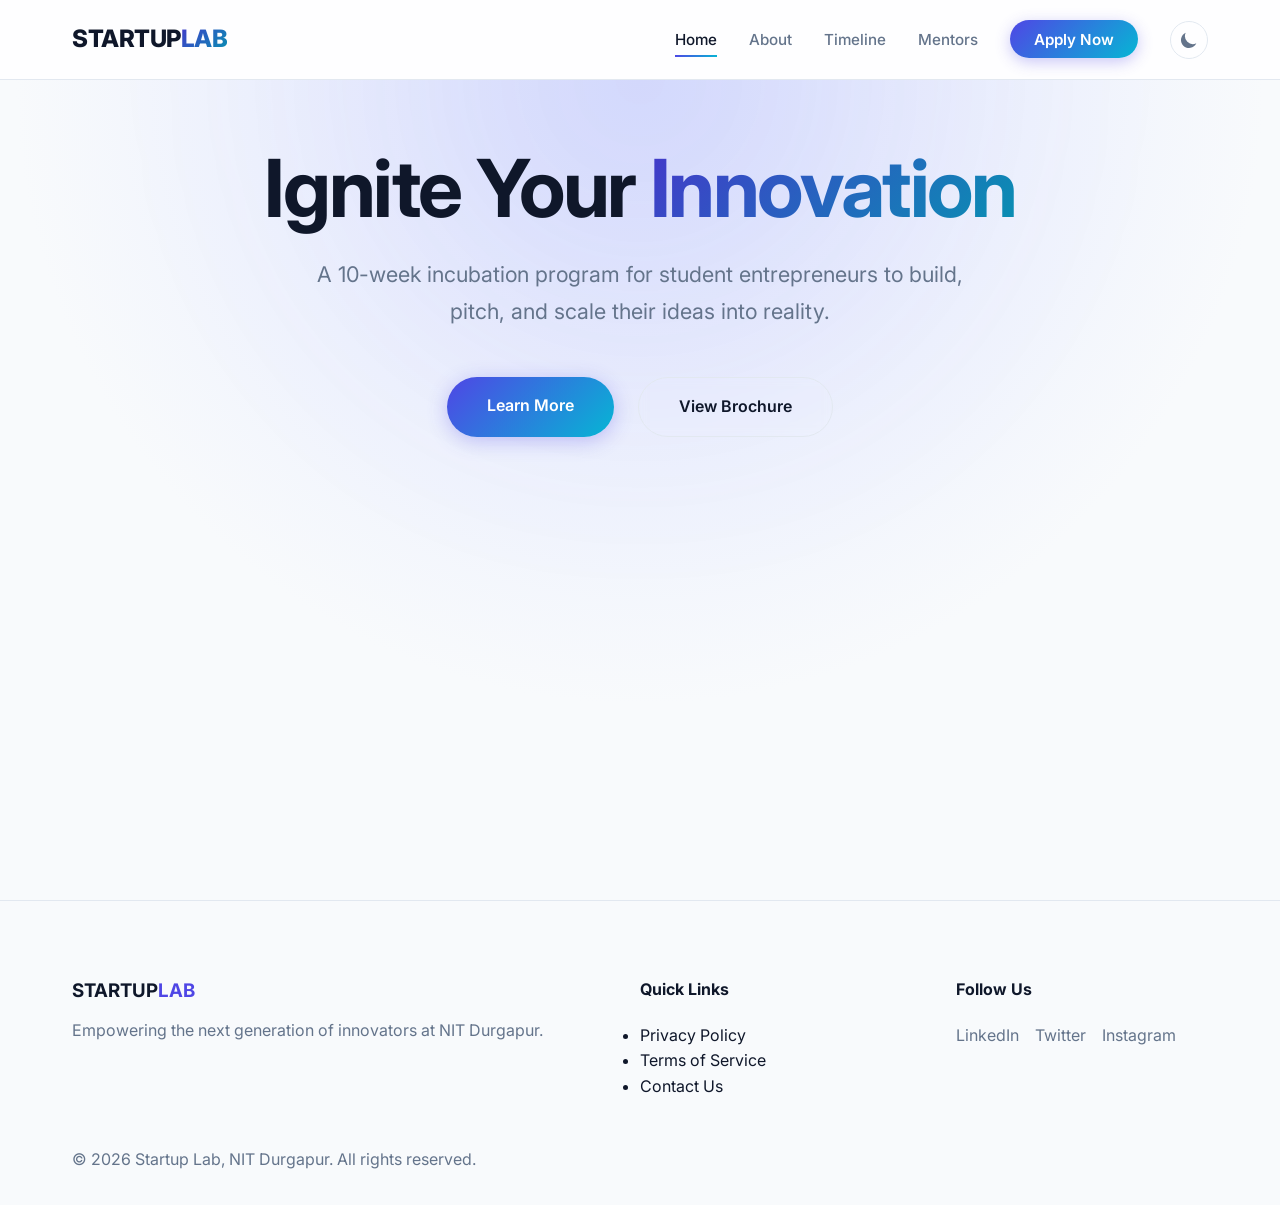
<file: Webpage1/index.html>
<!DOCTYPE html>
<html lang="en">

<head>
    <meta charset="UTF-8">
    <meta name="viewport" content="width=device-width, initial-scale=1.0">
    <title>Startup Launchpad | NIT Durgapur</title>
    <link rel="stylesheet" href="style.css">
    <link href="https://fonts.googleapis.com/css2?family=Inter:wght@300;400;600;700&display=swap" rel="stylesheet">
    <link rel="icon" type="image/png" href="./Startup_lab.png" >
    <script>
        if (localStorage.getItem('color-theme') === 'light' || (!('color-theme' in localStorage) && window.matchMedia('(prefers-color-scheme: light)').matches)) {
            document.documentElement.classList.add('light-mode');
        } else {
            document.documentElement.classList.remove('light-mode');
        }
    </script>
</head>

<body>

    <nav class="navbar">
        <div class="container">
            <a href="index.html" class="logo">STARTUP<span>LAB</span></a>
            <button id="menu-toggle" class="menu-toggle" aria-label="Toggle Navigation Menu">
                <span></span>
                <span></span>
                <span></span>
            </button>
            <ul id="nav-links" class="nav-links">
                <li><a href="index.html" class="active-link">Home</a></li>
                <li><a href="about.html">About</a></li>
                <li><a href="timeline.html">Timeline</a></li>
                <li><a href="mentors.html">Mentors</a></li>
                <li><a href="apply.html" class="btn-nav">Apply Now</a></li>
                <li>
                    <button id="theme-toggle" class="theme-toggle" aria-label="Toggle Dark/Light Mode">
                        <svg id="theme-toggle-dark-icon" class="hidden" viewBox="0 0 20 20">
                            <path d="M17.293 13.293A8 8 0 016.707 2.707a8.001 8.001 0 1010.586 10.586z"></path>
                        </svg>
                        <svg id="theme-toggle-light-icon" class="hidden" viewBox="0 0 20 20">
                            <path
                                d="M10 2a1 1 0 011 1v1a1 1 0 11-2 0V3a1 1 0 011-1zm4 8a4 4 0 11-8 0 4 4 0 018 0zm-.464 4.95l.707.707a1 1 0 001.414-1.414l-.707-.707a1 1 0 00-1.414 1.414zm2.12-10.607a1 1 0 010 1.414l-.706.707a1 1 0 11-1.414-1.414l.707-.707a1 1 0 011.414 0zM17 11a1 1 0 100-2h-1a1 1 0 100 2h1zm-7 4a1 1 0 011 1v1a1 1 0 11-2 0v-1a1 1 0 011-1zM5.05 6.464l.707.707a1 1 0 001.414-1.414l-.707-.707a1 1 0 00-1.414 1.414zm2.12 10.607a1 1 0 010-1.414l.706-.707a1 1 0 111.414 1.414l-.707.707a1 1 0 01-1.414 0zM17 11a1 1 0 100-2h-1a1 1 0 100 2h1z">
                            </path>
                        </svg>
                    </button>
                </li>
            </ul>
        </div>
    </nav>

    <section id="home" class="hero page-section" style="display: block;">
        <div class="container">
            <h1>Ignite Your <span>Innovation</span></h1>
            <p>A 10-week incubation program for student entrepreneurs to build, pitch, and scale their ideas into
                reality.</p>
            <div class="hero-btns">
                <a href="about.html" class="btn-primary">Learn More</a>
                <a href="#" class="btn-secondary">View Brochure</a>
            </div>
        </div>
    </section>

    <footer class="footer">
        <div class="container">
            <div class="footer-grid">
                <div class="footer-about">
                    <h3>STARTUP<span>LAB</span></h3>
                    <p>Empowering the next generation of innovators at NIT Durgapur.</p>
                </div>
                <div class="footer-links">
                    <h4>Quick Links</h4>
                    <ul>
                        <li><a href="#">Privacy Policy</a></li>
                        <li><a href="#">Terms of Service</a></li>
                        <li><a href="#">Contact Us</a></li>
                    </ul>
                </div>
                <div class="footer-social">
                    <h4>Follow Us</h4>
                    <div class="social-icons">
                        <a href="#">LinkedIn</a>
                        <a href="#">Twitter</a>
                        <a href="#">Instagram</a>
                    </div>
                </div>
            </div>
            <p class="copyright">&copy; 2026 Startup Lab, NIT Durgapur. All rights reserved.</p>
        </div>
    </footer>

    <script src="script.js"></script>
</body>

</html>
</file>
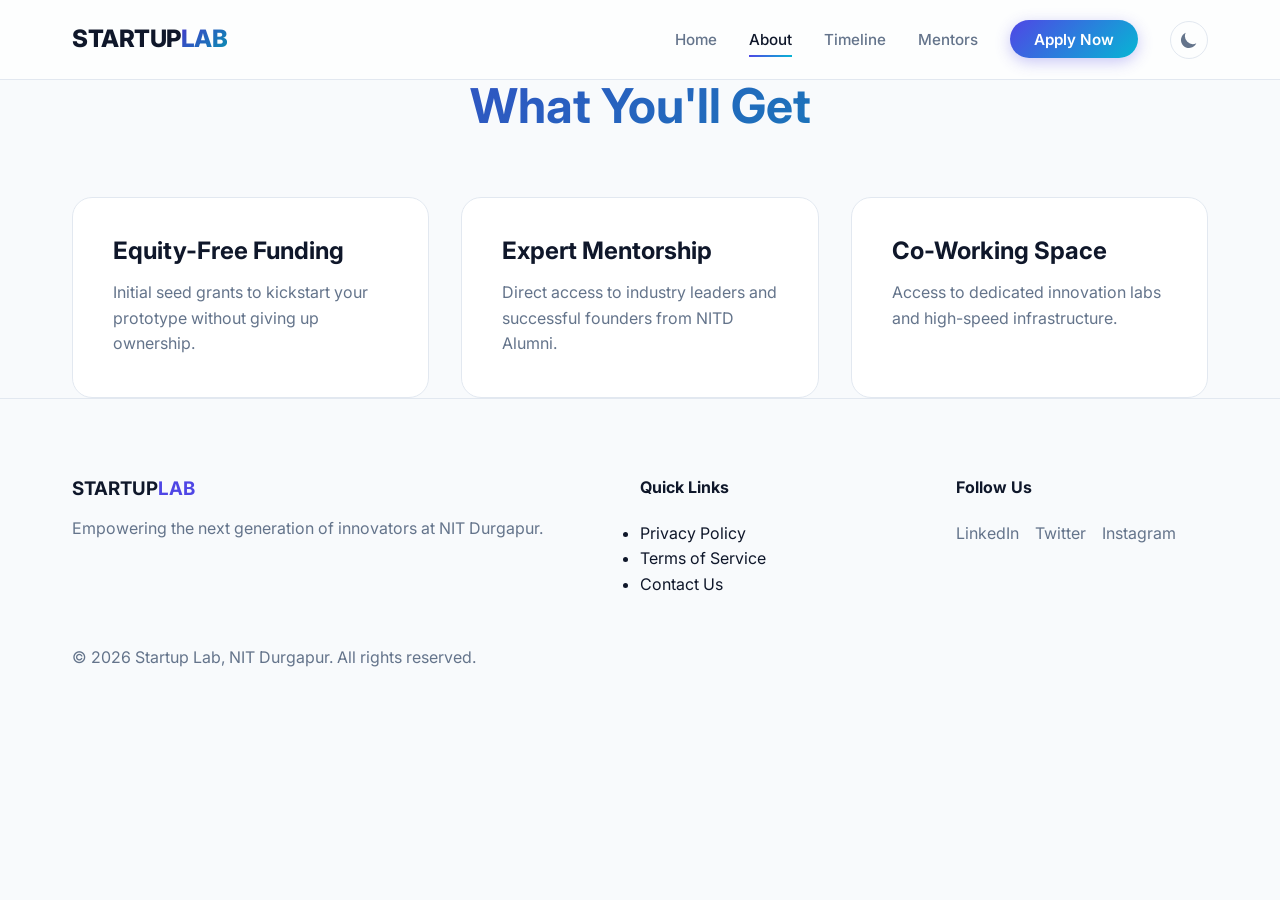
<file: Webpage1/about.html>
<!DOCTYPE html>
<html lang="en">

<head>
    <meta charset="UTF-8">
    <meta name="viewport" content="width=device-width, initial-scale=1.0">
    <title>About - Startup Launchpad | NIT Durgapur</title>
    <link rel="stylesheet" href="style.css">
    <link href="https://fonts.googleapis.com/css2?family=Inter:wght@300;400;600;700&display=swap" rel="stylesheet">
    <link rel="icon" type="image/png" href="./Startup_lab.png" >
    <script>
        if (localStorage.getItem('color-theme') === 'light' || (!('color-theme' in localStorage) && window.matchMedia('(prefers-color-scheme: light)').matches)) {
            document.documentElement.classList.add('light-mode');
        } else {
            document.documentElement.classList.remove('light-mode');
        }
    </script>
</head>

<body>

    <nav class="navbar">
        <div class="container">
            <a href="index.html" class="logo">STARTUP<span>LAB</span></a>
            <button id="menu-toggle" class="menu-toggle" aria-label="Toggle Navigation Menu">
                <span></span>
                <span></span>
                <span></span>
            </button>
            <ul id="nav-links" class="nav-links">
                <li><a href="index.html">Home</a></li>
                <li><a href="about.html" class="active-link">About</a></li>
                <li><a href="timeline.html">Timeline</a></li>
                <li><a href="mentors.html">Mentors</a></li>
                <li><a href="apply.html" class="btn-nav">Apply Now</a></li>
                <li>
                    <button id="theme-toggle" class="theme-toggle" aria-label="Toggle Dark/Light Mode">
                        <svg id="theme-toggle-dark-icon" class="hidden" viewBox="0 0 20 20"
                            xmlns="http://www.w3.org/2000/svg">
                            <path d="M17.293 13.293A8 8 0 016.707 2.707a8.001 8.001 0 1010.586 10.586z"></path>
                        </svg>
                        <svg id="theme-toggle-light-icon" class="hidden" viewBox="0 0 20 20"
                            xmlns="http://www.w3.org/2000/svg">
                            <path
                                d="M10 2a1 1 0 011 1v1a1 1 0 11-2 0V3a1 1 0 011-1zm4 8a4 4 0 11-8 0 4 4 0 018 0zm-.464 4.95l.707.707a1 1 0 001.414-1.414l-.707-.707a1 1 0 00-1.414 1.414zm2.12-10.607a1 1 0 010 1.414l-.706.707a1 1 0 11-1.414-1.414l.707-.707a1 1 0 011.414 0zM17 11a1 1 0 100-2h-1a1 1 0 100 2h1zm-7 4a1 1 0 011 1v1a1 1 0 11-2 0v-1a1 1 0 011-1zM5.05 6.464l.707.707a1 1 0 001.414-1.414l-.707-.707a1 1 0 00-1.414 1.414zm2.12 10.607a1 1 0 010-1.414l.706-.707a1 1 0 111.414 1.414l-.707.707a1 1 0 01-1.414 0zM17 11a1 1 0 100-2h-1a1 1 0 100 2h1z">
                            </path>
                        </svg>
                    </button>
                </li>
            </ul>
        </div>
    </nav>

    <section id="about" class="features page-section" style="display: block;"> <!-- Forced display block for now -->
        <div class="container">
            <h2 class="section-title">What You'll Get</h2>
            <div class="feature-grid">
                <div class="feature-card">
                    <h3>Equity-Free Funding</h3>
                    <p>Initial seed grants to kickstart your prototype without giving up ownership.</p>
                </div>
                <div class="feature-card">
                    <h3>Expert Mentorship</h3>
                    <p>Direct access to industry leaders and successful founders from NITD Alumni.</p>
                </div>
                <div class="feature-card">
                    <h3>Co-Working Space</h3>
                    <p>Access to dedicated innovation labs and high-speed infrastructure.</p>
                </div>
            </div>
        </div>
    </section>

    <footer class="footer">
        <div class="container">
            <div class="footer-grid">
                <div class="footer-about">
                    <h3>STARTUP<span>LAB</span></h3>
                    <p>Empowering the next generation of innovators at NIT Durgapur.</p>
                </div>
                <div class="footer-links">
                    <h4>Quick Links</h4>
                    <ul>
                        <li><a href="#">Privacy Policy</a></li>
                        <li><a href="#">Terms of Service</a></li>
                        <li><a href="#">Contact Us</a></li>
                    </ul>
                </div>
                <div class="footer-social">
                    <h4>Follow Us</h4>
                    <div class="social-icons">
                        <a href="#">LinkedIn</a>
                        <a href="#">Twitter</a>
                        <a href="#">Instagram</a>
                    </div>
                </div>
            </div>
            <p class="copyright">&copy; 2026 Startup Lab, NIT Durgapur. All rights reserved.</p>
        </div>
    </footer>

    <script src="script.js"></script>
</body>

</html>
</file>
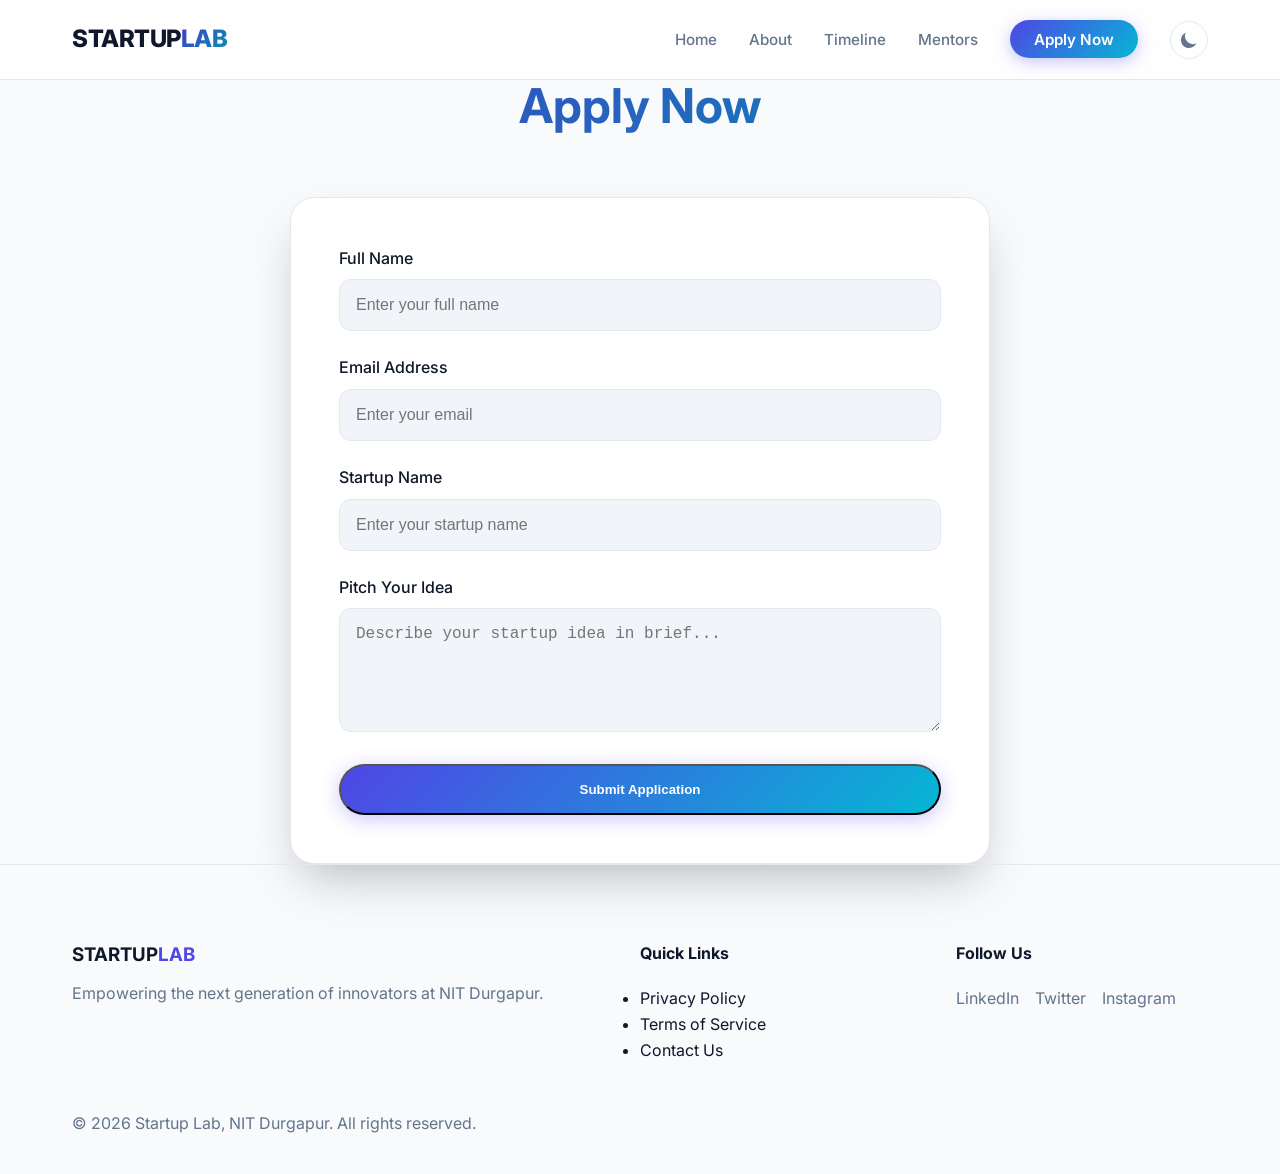
<file: Webpage1/apply.html>
<!DOCTYPE html>
<html lang="en">

<head>
    <meta charset="UTF-8">
    <meta name="viewport" content="width=device-width, initial-scale=1.0">
    <title>Apply - Startup Launchpad | NIT Durgapur</title>
    <link rel="stylesheet" href="style.css">
    <link href="https://fonts.googleapis.com/css2?family=Inter:wght@300;400;600;700&display=swap" rel="stylesheet">
    <link rel="icon" type="image/png" href="./Startup_lab.png" >
    <script>
        if (localStorage.getItem('color-theme') === 'light' || (!('color-theme' in localStorage) && window.matchMedia('(prefers-color-scheme: light)').matches)) {
            document.documentElement.classList.add('light-mode');
        } else {
            document.documentElement.classList.remove('light-mode');
        }
    </script>
</head>

<body>

    <nav class="navbar">
        <div class="container">
            <a href="index.html" class="logo">STARTUP<span>LAB</span></a>
            <button id="menu-toggle" class="menu-toggle" aria-label="Toggle Navigation Menu">
                <span></span>
                <span></span>
                <span></span>
            </button>
            <ul id="nav-links" class="nav-links">
                <li><a href="index.html">Home</a></li>
                <li><a href="about.html">About</a></li>
                <li><a href="timeline.html">Timeline</a></li>
                <li><a href="mentors.html">Mentors</a></li>
                <li><a href="apply.html" class="btn-nav">Apply Now</a></li>
                <li>
                    <button id="theme-toggle" class="theme-toggle" aria-label="Toggle Dark/Light Mode">
                        <svg id="theme-toggle-dark-icon" class="hidden" viewBox="0 0 20 20"
                            xmlns="http://www.w3.org/2000/svg">
                            <path d="M17.293 13.293A8 8 0 016.707 2.707a8.001 8.001 0 1010.586 10.586z"></path>
                        </svg>
                        <svg id="theme-toggle-light-icon" class="hidden" viewBox="0 0 20 20"
                            xmlns="http://www.w3.org/2000/svg">
                            <path
                                d="M10 2a1 1 0 011 1v1a1 1 0 11-2 0V3a1 1 0 011-1zm4 8a4 4 0 11-8 0 4 4 0 018 0zm-.464 4.95l.707.707a1 1 0 001.414-1.414l-.707-.707a1 1 0 00-1.414 1.414zm2.12-10.607a1 1 0 010 1.414l-.706.707a1 1 0 11-1.414-1.414l.707-.707a1 1 0 011.414 0zM17 11a1 1 0 100-2h-1a1 1 0 100 2h1zm-7 4a1 1 0 011 1v1a1 1 0 11-2 0v-1a1 1 0 011-1zM5.05 6.464l.707.707a1 1 0 001.414-1.414l-.707-.707a1 1 0 00-1.414 1.414zm2.12 10.607a1 1 0 010-1.414l.706-.707a1 1 0 111.414 1.414l-.707.707a1 1 0 01-1.414 0zM17 11a1 1 0 100-2h-1a1 1 0 100 2h1z">
                            </path>
                        </svg>
                    </button>
                </li>
            </ul>
        </div>
    </nav>

    <section id="apply" class="apply page-section" style="display: block;">
        <div class="container">
            <h2 class="section-title">Apply Now</h2>
            <div class="apply-container">
                <form class="apply-form">
                    <div class="form-group">
                        <label for="name">Full Name</label>
                        <input type="text" id="name" name="name" placeholder="Enter your full name" required>
                    </div>
                    <div class="form-group">
                        <label for="email">Email Address</label>
                        <input type="email" id="email" name="email" placeholder="Enter your email" required>
                    </div>
                    <div class="form-group">
                        <label for="startup-name">Startup Name</label>
                        <input type="text" id="startup-name" name="startup-name" placeholder="Enter your startup name">
                    </div>
                    <div class="form-group">
                        <label for="pitch">Pitch Your Idea</label>
                        <textarea id="pitch" name="pitch" rows="5" placeholder="Describe your startup idea in brief..."
                            required></textarea>
                    </div>
                    <button id="submit-button" type="submit" class="btn-primary" style="width: 100%;">Submit Application</button>
                </form>
            </div>
        </div>
    </section>

    <footer class="footer">
        <div class="container">
            <div class="footer-grid">
                <div class="footer-about">
                    <h3>STARTUP<span>LAB</span></h3>
                    <p>Empowering the next generation of innovators at NIT Durgapur.</p>
                </div>
                <div class="footer-links">
                    <h4>Quick Links</h4>
                    <ul>
                        <li><a href="#">Privacy Policy</a></li>
                        <li><a href="#">Terms of Service</a></li>
                        <li><a href="#">Contact Us</a></li>
                    </ul>
                </div>
                <div class="footer-social">
                    <h4>Follow Us</h4>
                    <div class="social-icons">
                        <a href="#">LinkedIn</a>
                        <a href="#">Twitter</a>
                        <a href="#">Instagram</a>
                    </div>
                </div>
            </div>
            <p class="copyright">&copy; 2026 Startup Lab, NIT Durgapur. All rights reserved.</p>
        </div>
    </footer>

    <script src="script.js"></script>
</body>

</html>
</file>
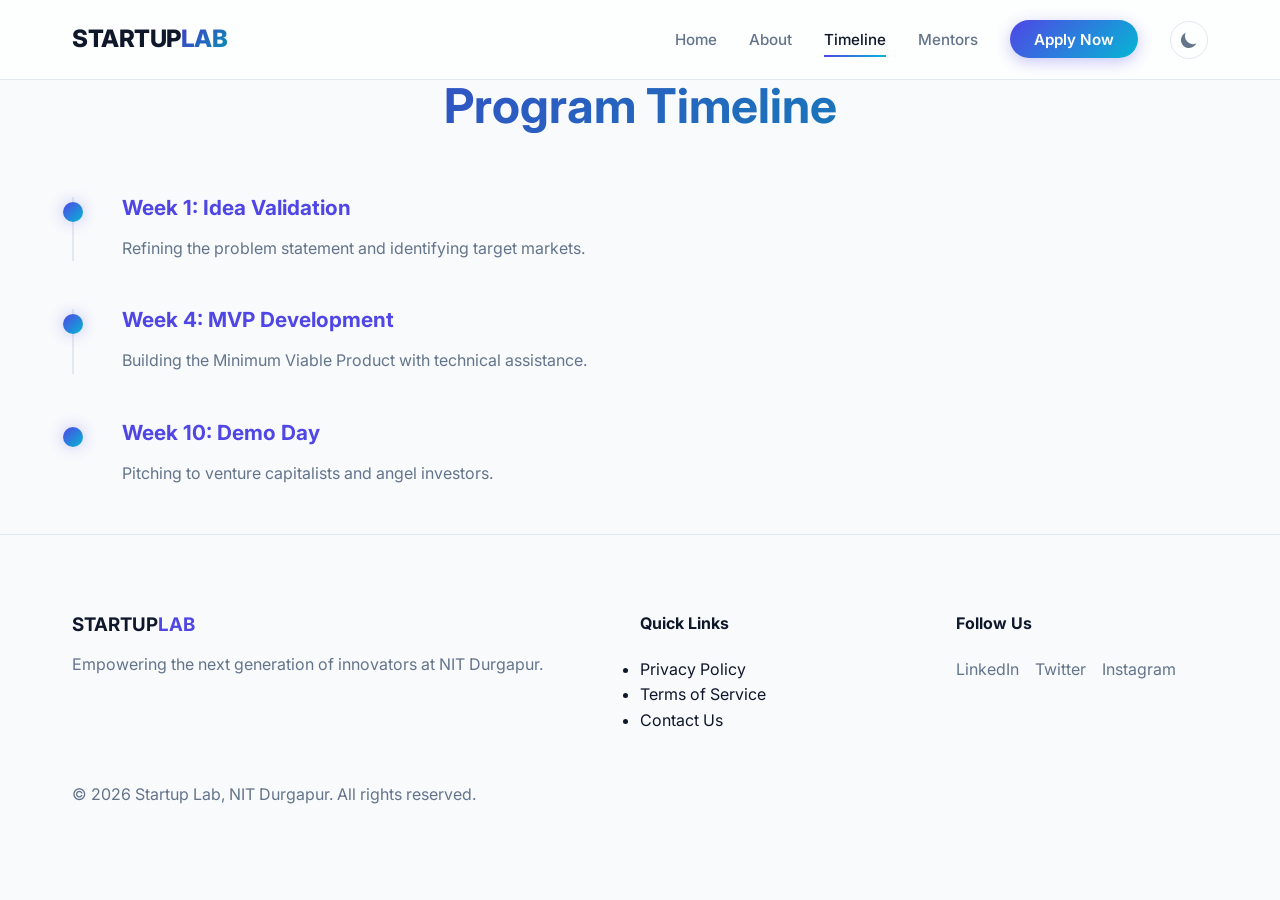
<file: Webpage1/timeline.html>
<!DOCTYPE html>
<html lang="en">

<head>
    <meta charset="UTF-8">
    <meta name="viewport" content="width=device-width, initial-scale=1.0">
    <title>Timeline - Startup Launchpad | NIT Durgapur</title>
    <link rel="stylesheet" href="style.css">
    <link href="https://fonts.googleapis.com/css2?family=Inter:wght@300;400;600;700&display=swap" rel="stylesheet">
    <link rel="icon" type="image/png" href="./Startup_lab.png" >
    <script>
        if (localStorage.getItem('color-theme') === 'light' || (!('color-theme' in localStorage) && window.matchMedia('(prefers-color-scheme: light)').matches)) {
            document.documentElement.classList.add('light-mode');
        } else {
            document.documentElement.classList.remove('light-mode');
        }
    </script>
</head>

<body>

    <nav class="navbar">
        <div class="container">
            <a href="index.html" class="logo">STARTUP<span>LAB</span></a>
            <button id="menu-toggle" class="menu-toggle" aria-label="Toggle Navigation Menu">
                <span></span>
                <span></span>
                <span></span>
            </button>
            <ul id="nav-links" class="nav-links">
                <li><a href="index.html">Home</a></li>
                <li><a href="about.html">About</a></li>
                <li><a href="timeline.html" class="active-link">Timeline</a></li>
                <li><a href="mentors.html">Mentors</a></li>
                <li><a href="apply.html" class="btn-nav">Apply Now</a></li>
                <li>
                    <button id="theme-toggle" class="theme-toggle" aria-label="Toggle Dark/Light Mode">
                        <svg id="theme-toggle-dark-icon" class="hidden" viewBox="0 0 20 20"
                            xmlns="http://www.w3.org/2000/svg">
                            <path d="M17.293 13.293A8 8 0 016.707 2.707a8.001 8.001 0 1010.586 10.586z"></path>
                        </svg>
                        <svg id="theme-toggle-light-icon" class="hidden" viewBox="0 0 20 20"
                            xmlns="http://www.w3.org/2000/svg">
                            <path
                                d="M10 2a1 1 0 011 1v1a1 1 0 11-2 0V3a1 1 0 011-1zm4 8a4 4 0 11-8 0 4 4 0 018 0zm-.464 4.95l.707.707a1 1 0 001.414-1.414l-.707-.707a1 1 0 00-1.414 1.414zm2.12-10.607a1 1 0 010 1.414l-.706.707a1 1 0 11-1.414-1.414l.707-.707a1 1 0 011.414 0zM17 11a1 1 0 100-2h-1a1 1 0 100 2h1zm-7 4a1 1 0 011 1v1a1 1 0 11-2 0v-1a1 1 0 011-1zM5.05 6.464l.707.707a1 1 0 001.414-1.414l-.707-.707a1 1 0 00-1.414 1.414zm2.12 10.607a1 1 0 010-1.414l.706-.707a1 1 0 111.414 1.414l-.707.707a1 1 0 01-1.414 0zM17 11a1 1 0 100-2h-1a1 1 0 100 2h1z">
                            </path>
                        </svg>
                    </button>
                </li>
            </ul>
        </div>
    </nav>

    <section id="timeline" class="timeline page-section" style="display: block;">
        <div class="container">
            <h2 class="section-title">Program Timeline</h2>
            <div class="timeline-item">
                <div class="timeline-dot"></div>
                <div class="timeline-content">
                    <h4>Week 1: Idea Validation</h4>
                    <p>Refining the problem statement and identifying target markets.</p>
                </div>
            </div>
            <div class="timeline-item">
                <div class="timeline-dot"></div>
                <div class="timeline-content">
                    <h4>Week 4: MVP Development</h4>
                    <p>Building the Minimum Viable Product with technical assistance.</p>
                </div>
            </div>
            <div class="timeline-item">
                <div class="timeline-dot"></div>
                <div class="timeline-content">
                    <h4>Week 10: Demo Day</h4>
                    <p>Pitching to venture capitalists and angel investors.</p>
                </div>
            </div>
        </div>
    </section>

    <footer class="footer">
        <div class="container">
            <div class="footer-grid">
                <div class="footer-about">
                    <h3>STARTUP<span>LAB</span></h3>
                    <p>Empowering the next generation of innovators at NIT Durgapur.</p>
                </div>
                <div class="footer-links">
                    <h4>Quick Links</h4>
                    <ul>
                        <li><a href="#">Privacy Policy</a></li>
                        <li><a href="#">Terms of Service</a></li>
                        <li><a href="#">Contact Us</a></li>
                    </ul>
                </div>
                <div class="footer-social">
                    <h4>Follow Us</h4>
                    <div class="social-icons">
                        <a href="#">LinkedIn</a>
                        <a href="#">Twitter</a>
                        <a href="#">Instagram</a>
                    </div>
                </div>
            </div>
            <p class="copyright">&copy; 2026 Startup Lab, NIT Durgapur. All rights reserved.</p>
        </div>
    </footer>

    <script src="script.js"></script>
</body>

</html>
</file>
<file: Webpage1/style.css>
:root {
    --bg-color: #0f172a;
    --text-color: #f8fafc;
    --text-muted: #94a3b8;
    --primary-color: #6366f1;
    --primary-glow: rgba(99, 102, 241, 0.5);
    --secondary-color: #06b6d4;
    --navbar-bg: rgba(15, 23, 42, 0.7);
    --card-bg: rgba(30, 41, 59, 0.5);
    --card-border: rgba(148, 163, 184, 0.1);
    --card-hover-border: rgba(99, 102, 241, 0.5);
    --hero-gradient: radial-gradient(circle at top center, #1e1b4b 0%, #0f172a 60%);
    --text-gradient: linear-gradient(135deg, #818cf8 0%, #22d3ee 100%);
    --btn-gradient: linear-gradient(135deg, #4f46e5 0%, #06b6d4 100%);
    --container-width: 1200px;
    --header-height: 80px;
}
.light-mode {
    --bg-color: #f8fafc;
    --text-color: #0f172a;
    --text-muted: #64748b;

    --primary-color: #4f46e5;
    --primary-glow: rgba(79, 70, 229, 0.3);

    --navbar-bg: rgba(255, 255, 255, 0.8);
    --card-bg: #ffffff;
    --card-border: #e2e8f0;
    --card-hover-border: #818cf8;

    --hero-gradient: radial-gradient(circle at top center, #e0e7ff 0%, #f8fafc 60%);
    --text-gradient: linear-gradient(135deg, #4338ca 0%, #0891b2 100%);
}
* {
    margin: 0;
    padding: 0;
    box-sizing: border-box;
}
html {
    scroll-behavior: smooth;
}

body {
    font-family: 'Inter', system-ui, -apple-system, sans-serif;
    background-color: var(--bg-color);
    color: var(--text-color);
    line-height: 1.6;
    transition: background-color 0.4s ease, color 0.4s ease;
}
h1,h2,h3,h4 {
    font-weight: 700;
    line-height: 1.1;
    margin-bottom: 1rem;
}
p{
    color: var(--text-muted);
}
a {
    text-decoration: none;
    color: inherit;
    transition: all 0.3s ease;
}
.container {
    max-width: var(--container-width);
    margin: 0 auto;
    padding: 0 2rem;
}
.navbar {
    height: var(--header-height);
    background: var(--navbar-bg);
    position: sticky;
    top: 0;
    z-index: 1000;
    border-bottom: 1px solid var(--card-border);
}

.navbar .container {
    height: 100%;
    display: flex;
    justify-content: space-between;
    align-items: center;
}

.logo {
    font-size: 1.5rem;
    font-weight: 800;
    letter-spacing: -0.02em;
}

.logo span {
    background: var(--text-gradient);
    background-clip: text;
    -webkit-text-fill-color: transparent;
}

.nav-links {
    display: flex;
    gap: 2rem;
    list-style: none;
    align-items: center;
}

.nav-links a {
    font-weight: 500;
    font-size: 0.95rem;
    color: var(--text-muted);
    position: relative;
    padding: 0.5rem 0;
}

.nav-links a:hover,
.nav-links a.active-link {
    color: var(--text-color);
}

.nav-links a::after {
    content: '';
    position: absolute;
    bottom: 0;
    left: 0;
    width: 0;
    height: 2px;
    background: var(--btn-gradient);
    transition: width 0.3s ease;
}

.nav-links a:hover::after,
.nav-links a.active-link::after {
    width: 100%;
}
.btn-nav {
    background: var(--btn-gradient);
    padding: 0.6rem 1.5rem !important;
    border-radius: 99px;
    color: white !important;
    font-weight: 600 !important;
    box-shadow: 0 4px 15px var(--primary-glow);
}

.btn-nav:hover {
    transform: translateY(-2px);
    box-shadow: 0 8px 25px var(--primary-glow);
}

.btn-nav::after {
    display: none;
}

.theme-toggle {
    background: transparent;
    border: 1px solid var(--card-border);
    color: var(--text-muted);
    padding: 0.5rem;
    border-radius: 50%;
    cursor: pointer;
    display: flex;
    align-items: center;
    transition: all 0.3s ease;
}

.theme-toggle:hover {
    background: var(--card-bg);
    color: var(--primary-color);
    border-color: var(--primary-color);
}

.theme-toggle svg {
    width: 20px;
    height: 20px;
    fill: currentColor;
}

.hidden {
    display: none;
}

.hero {
    min-height: calc(100vh - var(--header-height));
    background: var(--hero-gradient);
    display: flex;
    align-items: center;
    text-align: center;
    padding: 4rem 0;
    position: relative;
    overflow: hidden;
}

.hero::before {
    content: '';
    position: absolute;
    top: -50%;
    left: 50%;
    transform: translateX(-50%);
    width: 100%;
    height: 100%;
    background: radial-gradient(circle, var(--primary-glow) 0%, transparent 60%);
    opacity: 0.4;
    filter: blur(100px);
    z-index: 0;
}

.hero .container {
    position: relative;
    z-index: 1;
}

.hero h1 {
    font-size: 5rem;
    margin-bottom: 1.5rem;
    letter-spacing: -0.03em;
}

.hero h1 span {
    background: var(--text-gradient);
    background-clip: text;
    -webkit-text-fill-color: transparent;
    display: inline-block;
}

.hero p {
    font-size: 1.35rem;
    max-width: 650px;
    margin: 0 auto 3rem;
    line-height: 1.7;
}

.hero-btns {
    display: flex;
    justify-content: center;
    gap: 1.5rem;
}

.btn-primary {
    background: var(--btn-gradient);
    color: white;
    padding: 1rem 2.5rem;
    border-radius: 99px;
    font-weight: 600;
    box-shadow: 0 4px 20px var(--primary-glow);
    transition: all 0.3s ease;
}

.btn-primary:hover {
    transform: translateY(-3px);
    box-shadow: 0 10px 30px var(--primary-glow);
}

.btn-secondary {
    background: transparent;
    color: var(--text-color);
    padding: 1rem 2.5rem;
    border-radius: 99px;
    font-weight: 600;
    border: 1px solid var(--card-border);
    backdrop-filter: blur(5px);
}

.btn-secondary:hover {
    background: var(--card-bg);
    border-color: var(--text-muted);
}

.section-title {
    text-align: center;
    font-size: 3rem;
    margin-bottom: 4rem;
    background: var(--text-gradient);
    background-clip: text;
    -webkit-text-fill-color: transparent;
    display: inline-block;
    width: 100%;
}

.feature-grid {
    display: grid;
    grid-template-columns: repeat(auto-fit, minmax(320px, 1fr));
    gap: 2rem;
}

.feature-card {
    background: var(--card-bg);
    padding: 2.5rem;
    border-radius: 20px;
    border: 1px solid var(--card-border);
    backdrop-filter: blur(10px);
    transition: all 0.3s ease;
}

.feature-card:hover {
    transform: translateY(-10px);
    border-color: var(--card-hover-border);
    box-shadow: 0 20px 40px rgba(0, 0, 0, 0.2);
}

.feature-card h3 {
    font-size: 1.5rem;
    margin-bottom: 1rem;
    color: var(--text-color);
}
.timeline {
    position: relative;
}

.timeline-item {
    padding-left: 3rem;
    position: relative;
    border-left: 2px solid var(--card-border);
    margin-bottom: 3rem;
}

.timeline-item:last-child {
    border-left: 2px solid transparent;
}

.timeline-dot {
    width: 20px;
    height: 20px;
    background: var(--btn-gradient);
    border-radius: 50%;
    position: absolute;
    left: -11px;
    top: 5px;
    box-shadow: 0 0 15px var(--primary-glow);
}

.timeline-content h4 {
    color: var(--primary-color);
    font-size: 1.3rem;
}

.mentor-grid {
    display: grid;
    grid-template-columns: repeat(auto-fit, minmax(260px, 1fr));
    gap: 2rem;
}

.mentor-card {
    background: var(--card-bg);
    border: 1px solid var(--card-border);
    border-radius: 20px;
    padding: 2rem;
    text-align: center;
    transition: all 0.3s ease;
}

.mentor-card:hover {
    transform: translateY(-10px) scale(1.02);
    border-color: var(--card-hover-border);
}

.mentor-card img {
    width: 100px;
    height: 100px;
    border-radius: 50%;
    margin-bottom: 1.5rem;
    border: 3px solid transparent;
    background: linear-gradient(var(--card-bg), var(--card-bg)) padding-box,
        var(--btn-gradient) border-box;
}

.mentor-role {
    color: var(--secondary-color);
    font-size: 0.85rem;
    text-transform: uppercase;
    letter-spacing: 0.1em;
    font-weight: 600;
    display: block;
    margin: 0.5rem 0 1rem;
}
.apply-container {
    max-width: 700px;
    margin: 0 auto;
    background: var(--card-bg);
    padding: 3rem;
    border-radius: 24px;
    border: 1px solid var(--card-border);
    box-shadow: 0 25px 50px -12px rgba(0, 0, 0, 0.25);
}

.form-group {
    margin-bottom: 1.5rem;
}

.form-group label {
    display: block;
    margin-bottom: 0.5rem;
    font-weight: 500;
    color: var(--text-color);
}

.form-group input,
.form-group textarea {
    width: 100%;
    padding: 1rem;
    background: rgba(0, 0, 0, 0.2);
    border: 1px solid var(--card-border);
    border-radius: 12px;
    color: var(--text-color);
    font-size: 1rem;
    transition: all 0.3s ease;
}

.light-mode .form-group input,
.light-mode .form-group textarea {
    background: #f1f5f9;
}

.form-group input:focus,
.form-group textarea:focus {
    outline: none;
    border-color: var(--primary-color);
    box-shadow: 0 0 0 3px var(--primary-glow);
}
.footer {
    padding: 5rem 0 2rem;
    border-top: 1px solid var(--card-border);
    background: linear-gradient(to top, var(--bg-color), transparent);
}
.footer-grid {
    display: grid;
    grid-template-columns: 2fr 1fr 1fr;
    gap: 4rem;
    margin-bottom: 3rem;
}
.footer h3 span {
    color: var(--primary-color);
}
.footer h4 {
    color: var(--text-color);
    margin-bottom: 1.5rem;
}
.social-icons {
    display: flex;
    gap: 1rem;
}
.social-icons a {
    color: var(--text-muted);
}

.social-icons a:hover {
    color: var(--primary-color);
}

.menu-toggle {
    display: none;
    flex-direction: column;
    gap: 6px;
    background: none;
    border: none;
    cursor: pointer;
    z-index: 1001;
}

.menu-toggle span {
    width: 25px;
    height: 2px;
    background: var(--text-color);
    transition: all 0.3s ease;
}

@media (max-width: 768px) {
    .menu-toggle {
        display: flex;
    }

    .nav-links {
        position: fixed;
        top: 0;
        right: -100%;
        width: 100%;
        height: 100vh;
        background: var(--bg-color);
        flex-direction: column;
        justify-content: center;
        gap: 2.5rem;
        transition: right 0.4s cubic-bezier(0.16, 1, 0.3, 1);
        border-left: 1px solid var(--card-border);
    }

    .nav-links.active {
        right: 0;
    }

    .nav-links a {
        font-size: 1.5rem;
    }

    .hero h1 {
        font-size: 3rem;
    }

    .footer-grid {
        grid-template-columns: 1fr;
        gap: 2rem;
    }
}
</file>
